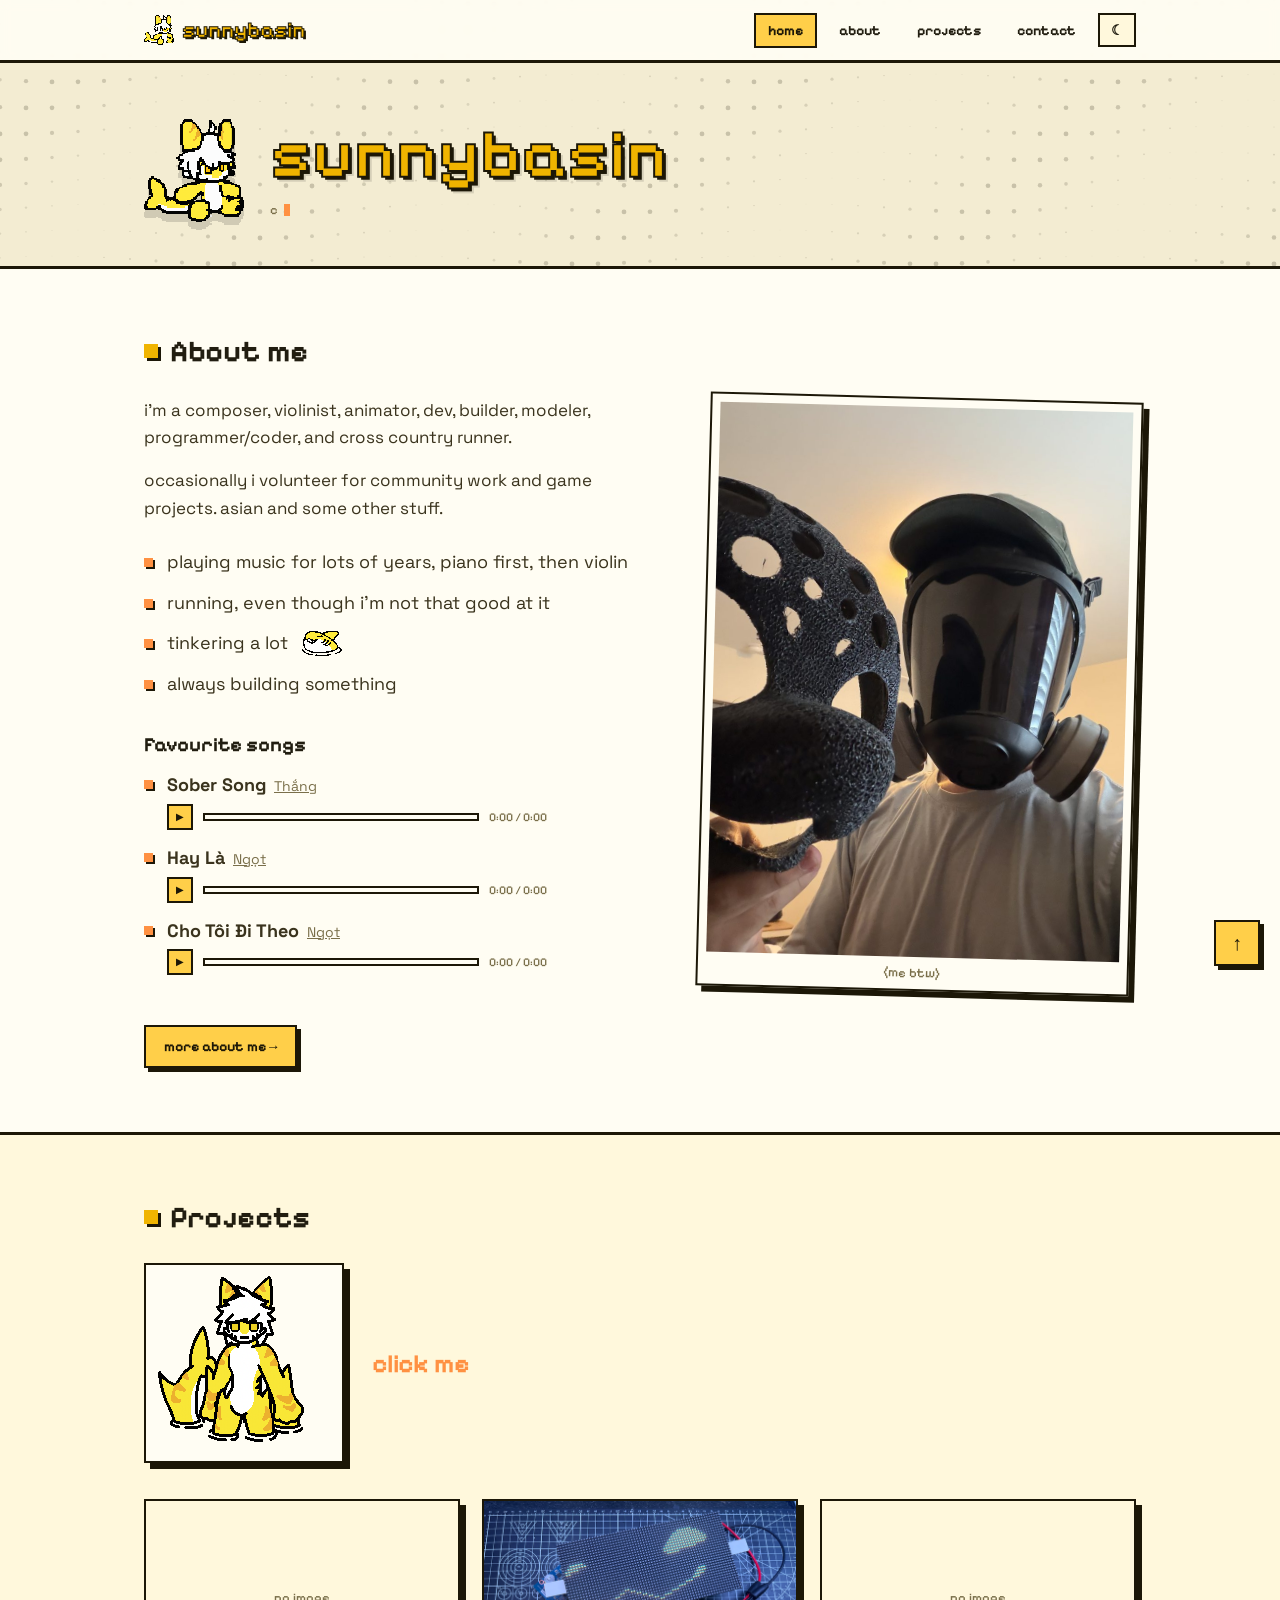
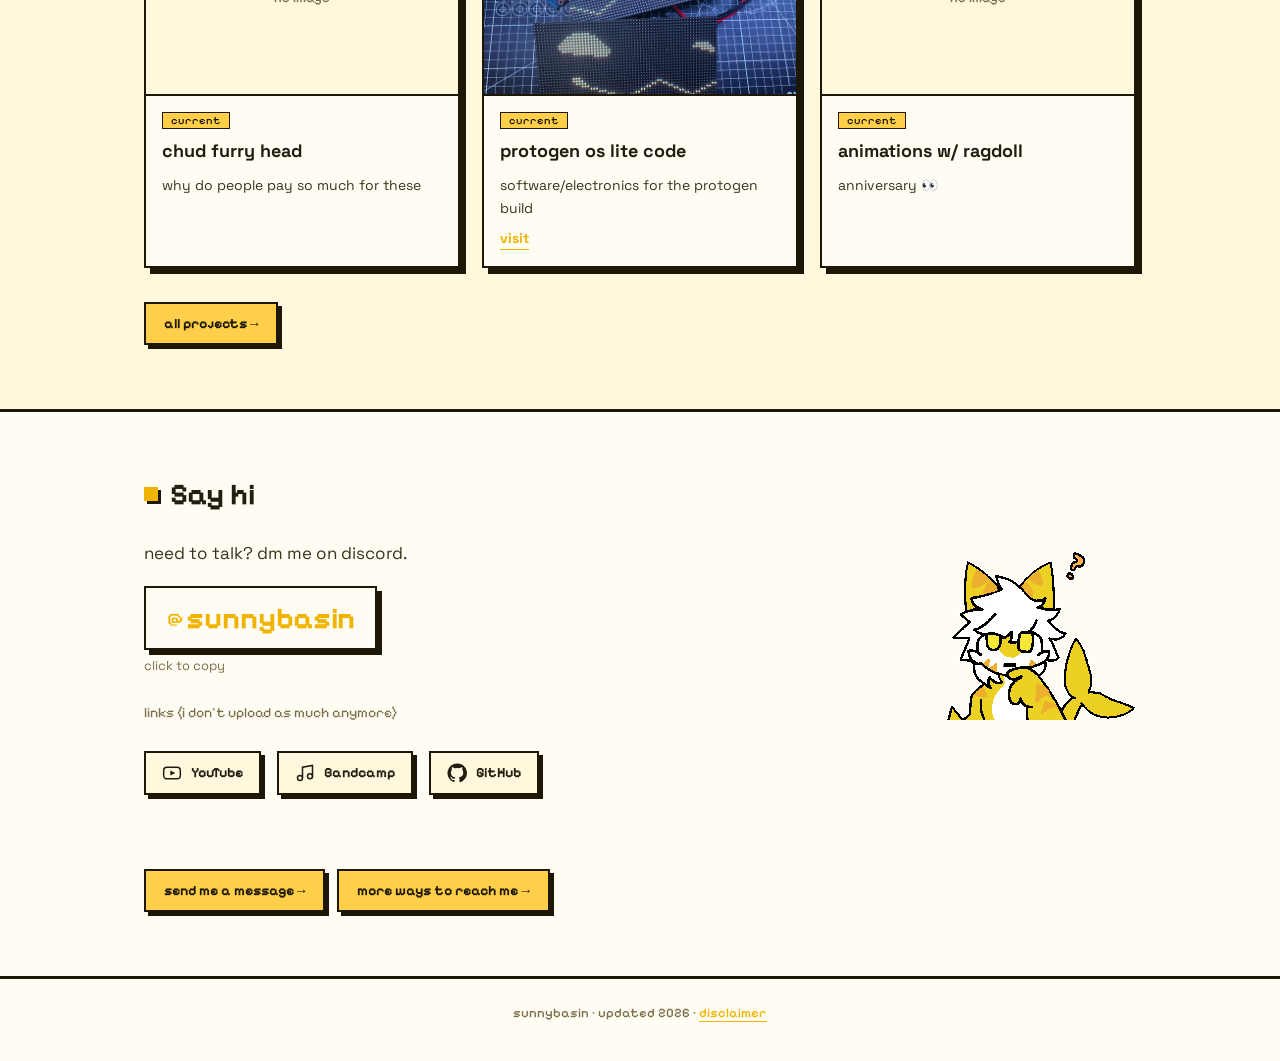
<file: index.html>
<!DOCTYPE html>
<html lang="en">
<head>
<meta charset="UTF-8">
<meta name="viewport" content="width=device-width, initial-scale=1.0">
<title>sunnybasin</title>
<meta name="description" content="sunnybasin: composer, violinist, animator, dev and runner.">
<link rel="preconnect" href="https://fonts.googleapis.com">
<link rel="preconnect" href="https://fonts.gstatic.com" crossorigin>
<link href="https://fonts.googleapis.com/css2?family=Pixelify+Sans:wght@500;700&family=Space+Grotesk:wght@400;500;600;700&display=swap" rel="stylesheet">
<link rel="icon" href="favicon1.ico" type="image/x-icon">
<link rel="stylesheet" href="style.css?v=15">
<style>
/* button styles live here too, so these buttons work even if style.css is an older copy */
.nav-link{display:inline-block;font:700 14px "Pixelify Sans",monospace;color:#1c1707;background:#ffcf49;border:2px solid #1c1707;padding:11px 18px;text-decoration:none;box-shadow:4px 4px 0 #1c1707;transition:transform .1s,box-shadow .1s,background .15s}
.nav-link:hover,.nav-link:focus-visible{background:#f0b400;transform:translate(-2px,-2px);box-shadow:6px 6px 0 #1c1707}
.nav-link:active{transform:translate(3px,3px);box-shadow:1px 1px 0 #1c1707}
.lbtn{position:relative;display:inline-flex;align-items:center;gap:9px;padding:10px 16px;font:700 14px "Pixelify Sans",monospace;color:inherit;background:var(--alt,#fff8dc);border:2px solid #1c1707;box-shadow:4px 4px 0 #1c1707;text-decoration:none;transition:transform .1s,box-shadow .1s,background .15s}
.lbtn svg{width:20px;height:20px;flex-shrink:0}
.lbtn:hover,.lbtn:focus-visible{background:#ffcf49;color:#1c1707;transform:translate(-2px,-2px);box-shadow:6px 6px 0 #1c1707}
#linkrow{display:flex;flex-wrap:wrap;gap:16px}
</style>
</head>
<body data-page="home">
<canvas id="dots"></canvas>
<nav>
  <div class="wrap">
    <a class="logo" href="index.html"><img class="logo-img" src="assets/02-53de2ebc.png" alt="">sunnybasin</a>
    <div class="links2" id="menu" style="display:contents">
      <a class="l on" href="index.html" data-p="home">home</a><a class="l" href="about.html" data-p="about">about</a><a class="l" href="projects.html" data-p="projects">projects</a><a class="l" href="contact.html" data-p="contact">contact</a>
    </div>
    <button class="tbtn" id="theme" aria-label="Toggle dark mode">☾</button>
    <button class="tbtn" id="burger" aria-label="Menu">≡</button>
  </div>
  <div id="prog"></div>
</nav>

<main id="top-of-page">
<header class="hero">
  <div class="wrap">
    <button id="avatar" aria-label="Poke the avatar"><img src="assets/02-53de2ebc.png" alt="pixel art avatar" width="100" style="width:100%;display:block"></button>
    <div>
      <h1>sunnybasin</h1>
      <p class="type" id="type" aria-live="off"></p>
    </div>
  </div>
</header>

<section id="about"><div class="wrap">
  <h2 class="rv">About me</h2>
  <div class="about rv">
    <div>
      <p>i'm a composer, violinist, animator, dev, builder, modeler, programmer/coder, and cross country runner.</p>
      <p>occasionally i volunteer for community work and game projects. asian and some other stuff.</p>
      <ul class="list rv">
        <li>playing music for lots of years, piano first, then violin</li>
        <li>running, even though i'm not that good at it</li>
        <li>tinkering a lot <img src="assets/07-96f7d783.png" alt="" style="width:40px;image-rendering:pixelated;vertical-align:middle"></li>
        <li>always building something</li>
      </ul>
      <h3 class="sub-h" id="music" style="margin:34px 0 0;font-size:20px">Favourite songs</h3>
      <ul class="slist" id="songs"></ul>
    </div>
    <div class="side">
    <figure class="box photo" style="margin:0"><img src="assets/06-e08f5042.jpg" alt="me wearing a respirator mask"><small>(me btw)</small></figure>
    </div>
  </div>

  <p style="margin:34px 0 0"><a class="nav-link" href="about.html">more about me &rarr;</a></p>
</div></section>

<section id="projects"><div class="wrap">
  <h2 class="rv">Projects</h2>
  <div class="proto-row rv">
    <button class="box" id="proto" aria-label="Click the protogen"><img id="protoimg" src="assets/08-b3eeb421.png" alt="pixel art protogen character" style="width:100%;image-rendering:pixelated;display:block"></button>
    <p class="click-me">click me</p>
  </div>
  <audio id="sfx" src="assets/09-4fc926e7.mp3" preload="none"></audio>
  <div class="tabs" id="tabs" role="tablist"></div>
  <div class="grid" id="grid" data-limit="4"><p class="empty">loading projects…</p></div>
  <form class="box" id="edit">
    <h3 class="px" style="margin:0">add a project</h3>
    <label for="pt">title</label><input type="text" id="pt" required>
    <label for="pl">link (optional)</label><input type="url" id="pl">
    <label for="pd">description</label><textarea id="pd"></textarea>
    <label for="pi">picture (optional)</label><input type="file" id="pi" accept="image/*">
    <label>status</label>
    <label style="display:inline;margin-right:14px"><input type="radio" name="st" value="current" checked> current</label>
    <label style="display:inline"><input type="radio" name="st" value="past"> past</label><br>
    <button class="btn" type="submit">add project</button><button class="btn s" type="button" id="dl">download projects.json</button>
    <p style="font-size:13px;color:var(--muted)">edits stay in this browser. download the file and replace projects.json on the site to publish.</p>
  </form>

  <p style="margin:34px 0 0"><a class="nav-link" href="projects.html">all projects &rarr;</a></p>
</div></section>

<section id="contact"><div class="wrap contact">
  <div class="rv">
    <h2>Say hi</h2>
    <p style="margin:0 0 18px;color:var(--body)">need to talk? dm me on discord.</p>
    <button class="handle" id="copy" aria-label="Copy Discord handle">@sunnybasin</button>
    <p style="margin:6px 0 0;font-size:13px;color:var(--muted)">click to copy</p>
    <p class="px" style="margin:26px 0 0;color:var(--muted);font-size:14px">links (i don't upload as much anymore)</p>
    <div class="links" id="linkrow"></div>
  </div>
  <img class="rv" src="assets/10-1539eff3.png" alt="confused pixel character" id="conf">

  <p style="margin:34px 0 0;display:flex;gap:12px;flex-wrap:wrap"><a class="nav-link" href="contact.html#message">send me a message &rarr;</a><a class="nav-link" href="contact.html">more ways to reach me &rarr;</a></p>
</div></section>
</main>

<footer>sunnybasin · updated 2026 · <a href="disclaimer.html">disclaimer</a></footer>
<div id="lb" role="dialog" aria-modal="true" aria-label="Project details"><div class="box">
  <button class="x" id="lbx" aria-label="Close">×</button>
  <img id="lbi" alt=""><h3 id="lbt"></h3><p id="lbd"></p>
  <div class="nv"><button class="btn s" id="lbp" aria-label="Previous">‹ prev</button><a class="btn" id="lbv" target="_blank" rel="noopener">visit</a><button class="btn s" id="lbn" aria-label="Next">next ›</button></div>
</div></div>
<script>
/* protogen click: kept here so it works even if script.js is old or cached */
(function(){var b=document.getElementById('proto'),i=document.getElementById('protoimg'),s=document.getElementById('sfx'),idle=i.getAttribute('src'),t;
b.onclick=function(){i.src='assets/11-9c727604.png';try{s.currentTime=0;var p=s.play();if(p&&p.catch)p.catch(function(){})}catch(e){}
document.body.classList.remove('shaking');void document.body.offsetWidth;document.body.classList.add('shaking');
clearTimeout(t);t=setTimeout(function(){i.src=idle;document.body.classList.remove('shaking')},900)}})();
</script>
<div id="toast" role="status"></div>
<button id="top" aria-label="Back to top">↑</button>
<script src="songs.js?v=14"></script>
<script src="chips.js?v=14"></script>
<script src="script.js?v=14"></script>
<script src="interactables.js?v=14"></script>
</body>
</html>
</file>
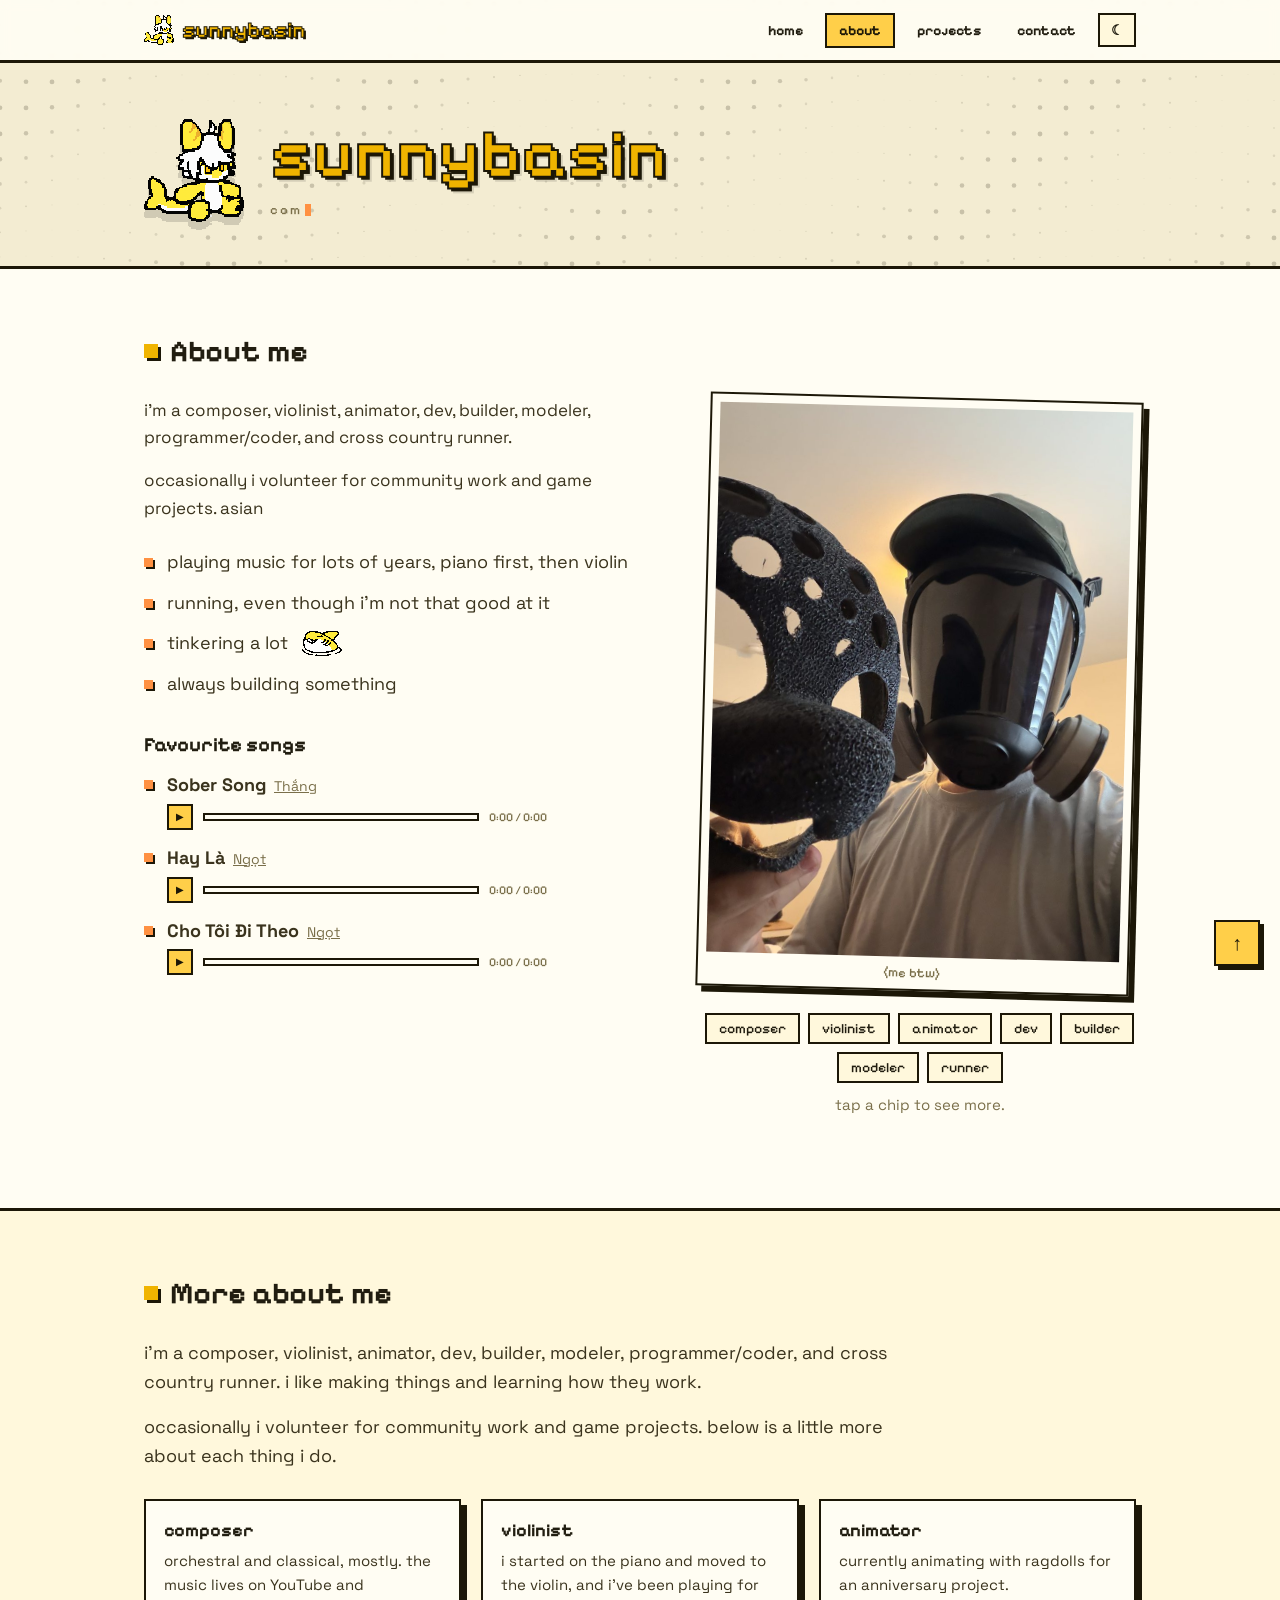
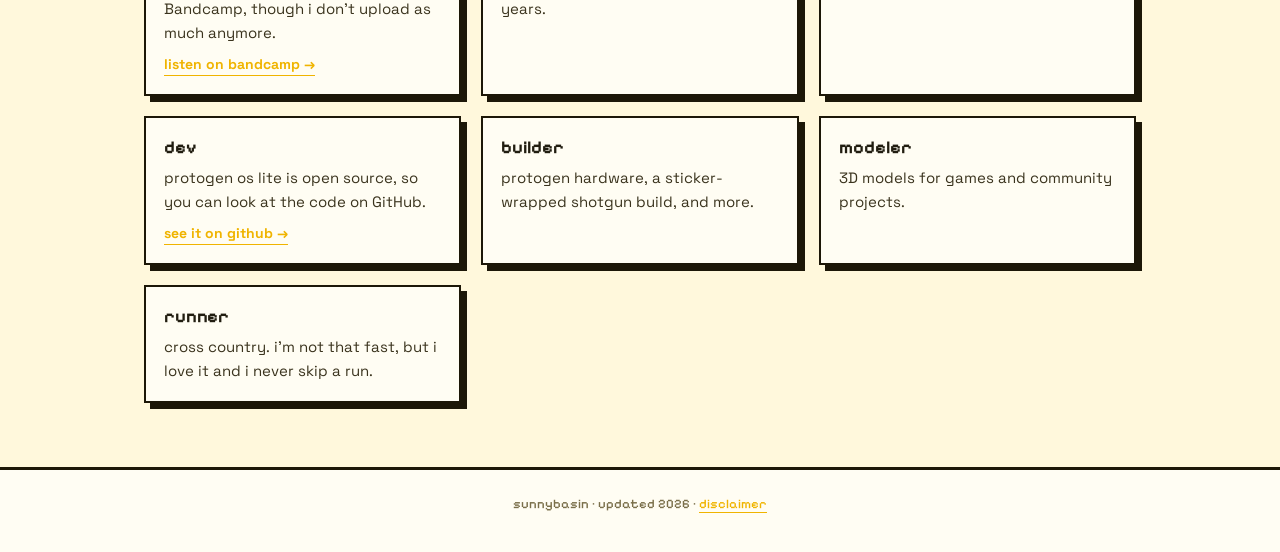
<file: about.html>
<!DOCTYPE html>
<html lang="en">
<head>
<meta charset="UTF-8">
<meta name="viewport" content="width=device-width, initial-scale=1.0">
<title>sunnybasin</title>
<meta name="description" content="sunnybasin: composer, violinist, animator, dev and runner.">
<link rel="preconnect" href="https://fonts.googleapis.com">
<link rel="preconnect" href="https://fonts.gstatic.com" crossorigin>
<link href="https://fonts.googleapis.com/css2?family=Pixelify+Sans:wght@500;700&family=Space+Grotesk:wght@400;500;600;700&display=swap" rel="stylesheet">
<link rel="icon" href="favicon1.ico" type="image/x-icon">
<link rel="stylesheet" href="style.css?v=15">
</head>
<body data-page="about">
<canvas id="dots"></canvas>
<nav>
  <div class="wrap">
    <a class="logo" href="index.html"><img class="logo-img" src="assets/02-53de2ebc.png" alt="">sunnybasin</a>
    <div class="links2" id="menu" style="display:contents">
      <a class="l" href="index.html" data-p="home">home</a><a class="l on" href="about.html" data-p="about">about</a><a class="l" href="projects.html" data-p="projects">projects</a><a class="l" href="contact.html" data-p="contact">contact</a>
    </div>
    <button class="tbtn" id="theme" aria-label="Toggle dark mode">☾</button>
    <button class="tbtn" id="burger" aria-label="Menu">≡</button>
  </div>
  <div id="prog"></div>
</nav>

<main id="top-of-page">
<header class="hero">
  <div class="wrap">
    <button id="avatar" aria-label="Poke the avatar"><img src="assets/02-53de2ebc.png" alt="pixel art avatar" width="100" style="width:100%;display:block"></button>
    <div>
      <h1>sunnybasin</h1>
      <p class="type" id="type" aria-live="off"></p>
    </div>
  </div>
</header>

<section id="about"><div class="wrap">
  <h2 class="rv">About me</h2>
  <div class="about rv">
    <div>
      <p>i'm a composer, violinist, animator, dev, builder, modeler, programmer/coder, and cross country runner.</p>
      <p>occasionally i volunteer for community work and game projects. asian </p>
      <ul class="list rv">
        <li>playing music for lots of years, piano first, then violin</li>
        <li>running, even though i'm not that good at it</li>
        <li>tinkering a lot <img src="assets/07-96f7d783.png" alt="" style="width:40px;image-rendering:pixelated;vertical-align:middle"></li>
        <li>always building something</li>
      </ul>
      <h3 class="sub-h" id="music" style="margin:34px 0 0;font-size:20px">Favourite songs</h3>
      <ul class="slist" id="songs"></ul>
    </div>
    <div class="side">
    <figure class="box photo" style="margin:0"><img src="assets/06-e08f5042.jpg" alt="me wearing a respirator mask"><small>(me btw)</small></figure>
    <div class="chips" id="chips" role="group" aria-label="Things I do (tap one)"></div>
    <p id="chipnote">tap a chip to see more.</p>
    </div>
  </div>
</div></section>

<section id="more-about"><div class="wrap">
  <h2 class="rv" id="ma-h">More about me</h2>
  <div class="more-p rv" id="ma-text"></div>
  <div class="topics" id="topics"></div>
</div></section>
</main>

<footer>sunnybasin · updated 2026 · <a href="disclaimer.html">disclaimer</a></footer>

<div id="toast" role="status"></div>
<button id="top" aria-label="Back to top">↑</button>
<script src="songs.js?v=12"></script>
<script src="chips.js?v=12"></script>
<script src="script.js?v=12"></script>
<script src="details.js?v=12"></script>
<script src="interactables.js?v=12"></script>
</body>
</html>
</file>
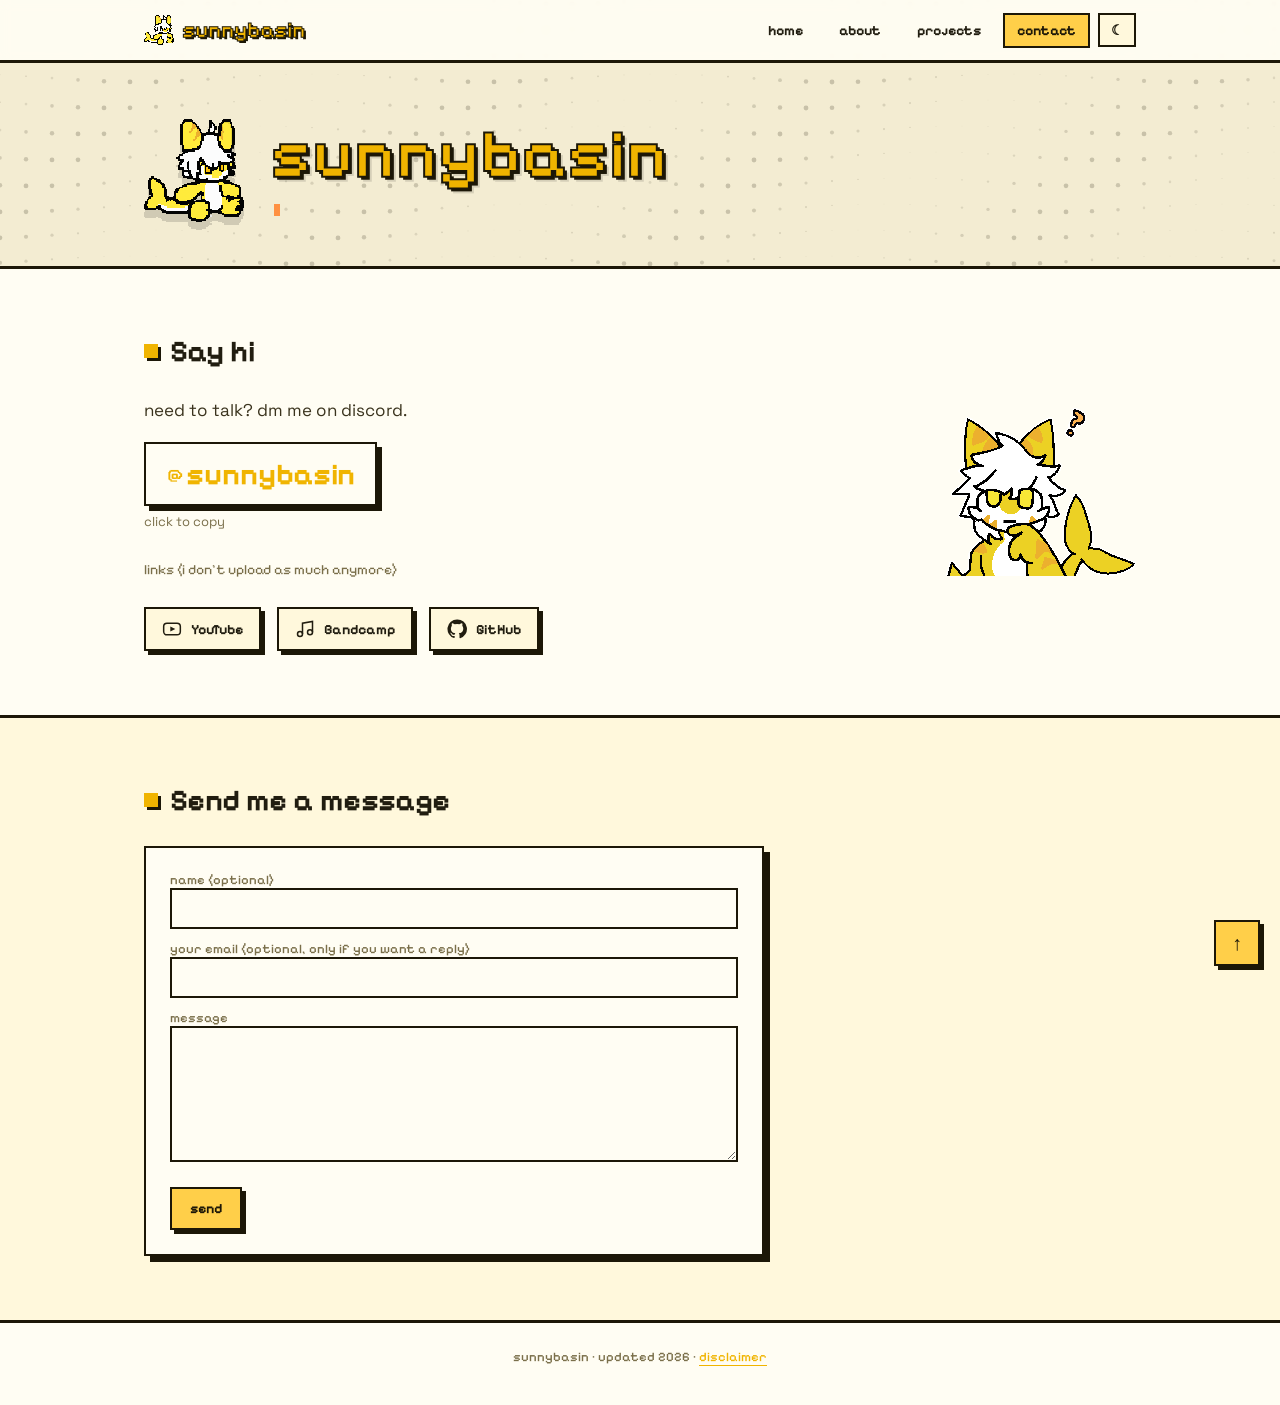
<file: contact.html>
<!DOCTYPE html>
<html lang="en">
<head>
<meta charset="UTF-8">
<meta name="viewport" content="width=device-width, initial-scale=1.0">
<title>sunnybasin · contact</title>
<meta name="description" content="sunnybasin: composer, violinist, animator, dev and runner.">
<link rel="preconnect" href="https://fonts.googleapis.com">
<link rel="preconnect" href="https://fonts.gstatic.com" crossorigin>
<link href="https://fonts.googleapis.com/css2?family=Pixelify+Sans:wght@500;700&family=Space+Grotesk:wght@400;500;600;700&display=swap" rel="stylesheet">
<link rel="icon" href="favicon1.ico" type="image/x-icon">
<link rel="stylesheet" href="style.css?v=15">
<style>
/* button styles live here too, so these buttons work even if style.css is an older copy */
.nav-link{display:inline-block;font:700 14px "Pixelify Sans",monospace;color:#1c1707;background:#ffcf49;border:2px solid #1c1707;padding:11px 18px;text-decoration:none;box-shadow:4px 4px 0 #1c1707;transition:transform .1s,box-shadow .1s,background .15s}
.nav-link:hover,.nav-link:focus-visible{background:#f0b400;transform:translate(-2px,-2px);box-shadow:6px 6px 0 #1c1707}
.nav-link:active{transform:translate(3px,3px);box-shadow:1px 1px 0 #1c1707}
.lbtn{position:relative;display:inline-flex;align-items:center;gap:9px;padding:10px 16px;font:700 14px "Pixelify Sans",monospace;color:inherit;background:var(--alt,#fff8dc);border:2px solid #1c1707;box-shadow:4px 4px 0 #1c1707;text-decoration:none;transition:transform .1s,box-shadow .1s,background .15s}
.lbtn svg{width:20px;height:20px;flex-shrink:0}
.lbtn:hover,.lbtn:focus-visible{background:#ffcf49;color:#1c1707;transform:translate(-2px,-2px);box-shadow:6px 6px 0 #1c1707}
#linkrow{display:flex;flex-wrap:wrap;gap:16px}
</style>
</head>
<body data-page="contact">
<canvas id="dots"></canvas>
<nav>
  <div class="wrap">
    <a class="logo" href="index.html"><img class="logo-img" src="assets/02-53de2ebc.png" alt="">sunnybasin</a>
    <div class="links2" id="menu" style="display:contents">
      <a class="l" href="index.html" data-p="home">home</a><a class="l" href="about.html" data-p="about">about</a><a class="l" href="projects.html" data-p="projects">projects</a><a class="l on" href="contact.html" data-p="contact">contact</a>
    </div>
    <button class="tbtn" id="theme" aria-label="Toggle dark mode">☾</button>
    <button class="tbtn" id="burger" aria-label="Menu">≡</button>
  </div>
  <div id="prog"></div>
</nav>

<main id="top-of-page">
<header class="hero">
  <div class="wrap">
    <button id="avatar" aria-label="Poke the avatar"><img src="assets/02-53de2ebc.png" alt="pixel art avatar" width="100" style="width:100%;display:block"></button>
    <div>
      <h1>sunnybasin</h1>
      <p class="type" id="type" aria-live="off"></p>
    </div>
  </div>
</header>

<section id="contact"><div class="wrap contact">
  <div class="rv">
    <h2>Say hi</h2>
    <p style="margin:0 0 18px;color:var(--body)">need to talk? dm me on discord.</p>
    <button class="handle" id="copy" aria-label="Copy Discord handle">@sunnybasin</button>
    <p style="margin:6px 0 0;font-size:13px;color:var(--muted)">click to copy</p>
    <p class="px" style="margin:26px 0 0;color:var(--muted);font-size:14px">links (i don't upload as much anymore)</p>
    <div class="links" id="linkrow"></div>
  </div>
  <img class="rv" src="assets/10-1539eff3.png" alt="confused pixel character" id="conf">
</div></section>
<section id="message"><div class="wrap">
  <h2 class="rv">Send me a message</h2>
  <form class="box mform rv" id="mform" novalidate>
    <label for="mn">name (optional)</label>
    <input id="mn" name="name" type="text" maxlength="60" autocomplete="name">
    <label for="me">your email (optional, only if you want a reply)</label>
    <input id="me" name="email" type="email" maxlength="120" autocomplete="email">
    <label for="mm">message</label>
    <textarea id="mm" name="message" rows="6" maxlength="2000" required></textarea>
    <input type="text" name="website" id="mw" tabindex="-1" autocomplete="off" aria-hidden="true" style="position:absolute;left:-9999px;opacity:0">
    <div class="mcap" id="mcap"></div>
    <div class="mrow"><button class="btn" type="submit" id="msend">send</button><span id="mstatus" role="status"></span></div>
  </form>
</div></section>

</main>

<footer>sunnybasin · updated 2026 · <a href="disclaimer.html">disclaimer</a></footer>

<div id="toast" role="status"></div>
<button id="top" aria-label="Back to top">↑</button>
<script src="songs.js?v=12"></script>
<script src="chips.js?v=12"></script>
<script src="script.js?v=12"></script>
<script src="interactables.js?v=12"></script>
</body>
</html>
</file>
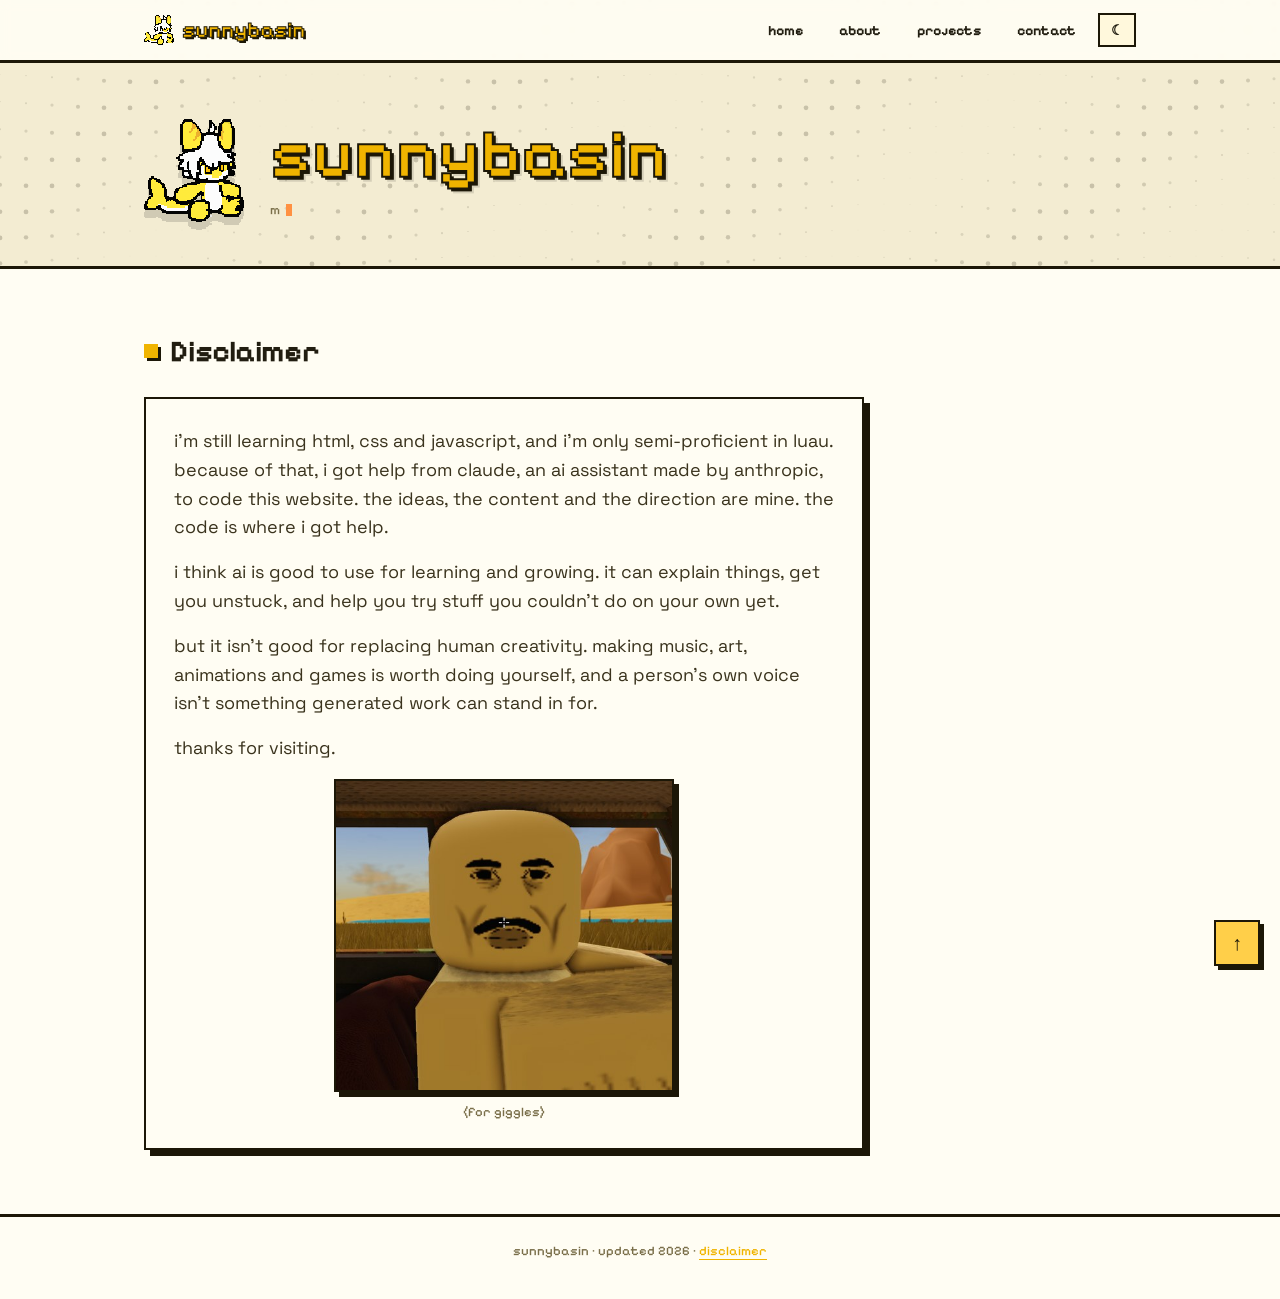
<file: disclaimer.html>
<!DOCTYPE html>
<html lang="en">
<head>
<meta charset="UTF-8">
<meta name="viewport" content="width=device-width, initial-scale=1.0">
<title>sunnybasin · disclaimer</title>
<meta name="description" content="sunnybasin: composer, violinist, animator, dev and runner.">
<link rel="preconnect" href="https://fonts.googleapis.com">
<link rel="preconnect" href="https://fonts.gstatic.com" crossorigin>
<link href="https://fonts.googleapis.com/css2?family=Pixelify+Sans:wght@500;700&family=Space+Grotesk:wght@400;500;600;700&display=swap" rel="stylesheet">
<link rel="icon" href="favicon1.ico" type="image/x-icon">
<link rel="stylesheet" href="style.css?v=15">
</head>
<body data-page="disclaimer">
<canvas id="dots"></canvas>
<nav>
  <div class="wrap">
    <a class="logo" href="index.html"><img class="logo-img" src="assets/02-53de2ebc.png" alt="">sunnybasin</a>
    <div class="links2" id="menu" style="display:contents">
      <a class="l" href="index.html" data-p="home">home</a><a class="l" href="about.html" data-p="about">about</a><a class="l" href="projects.html" data-p="projects">projects</a><a class="l" href="contact.html" data-p="contact">contact</a>
    </div>
    <button class="tbtn" id="theme" aria-label="Toggle dark mode">☾</button>
    <button class="tbtn" id="burger" aria-label="Menu">≡</button>
  </div>
  <div id="prog"></div>
</nav>

<main id="top-of-page">
<header class="hero">
  <div class="wrap">
    <button id="avatar" aria-label="Poke the avatar"><img src="assets/02-53de2ebc.png" alt="pixel art avatar" width="100" style="width:100%;display:block"></button>
    <div>
      <h1>sunnybasin</h1>
      <p class="type" id="type" aria-live="off"></p>
    </div>
  </div>
</header>

<section id="disclaimer"><div class="wrap">
  <h2 class="rv" id="dtitle">Disclaimer</h2>
  <div class="box note rv" id="note"><p style="margin:0">disclaimer.js not found next to disclaimer.html</p></div>
</div></section>
</main>

<footer>sunnybasin · updated 2026 · <a href="disclaimer.html">disclaimer</a></footer>

<div id="toast" role="status"></div>
<button id="top" aria-label="Back to top">↑</button>
<script src="songs.js?v=12"></script>
<script src="chips.js?v=12"></script>
<script src="script.js?v=12"></script>
<script src="interactables.js?v=12"></script>
<script src="disclaimer.js?v=1"></script>
</body>
</html>
</file>
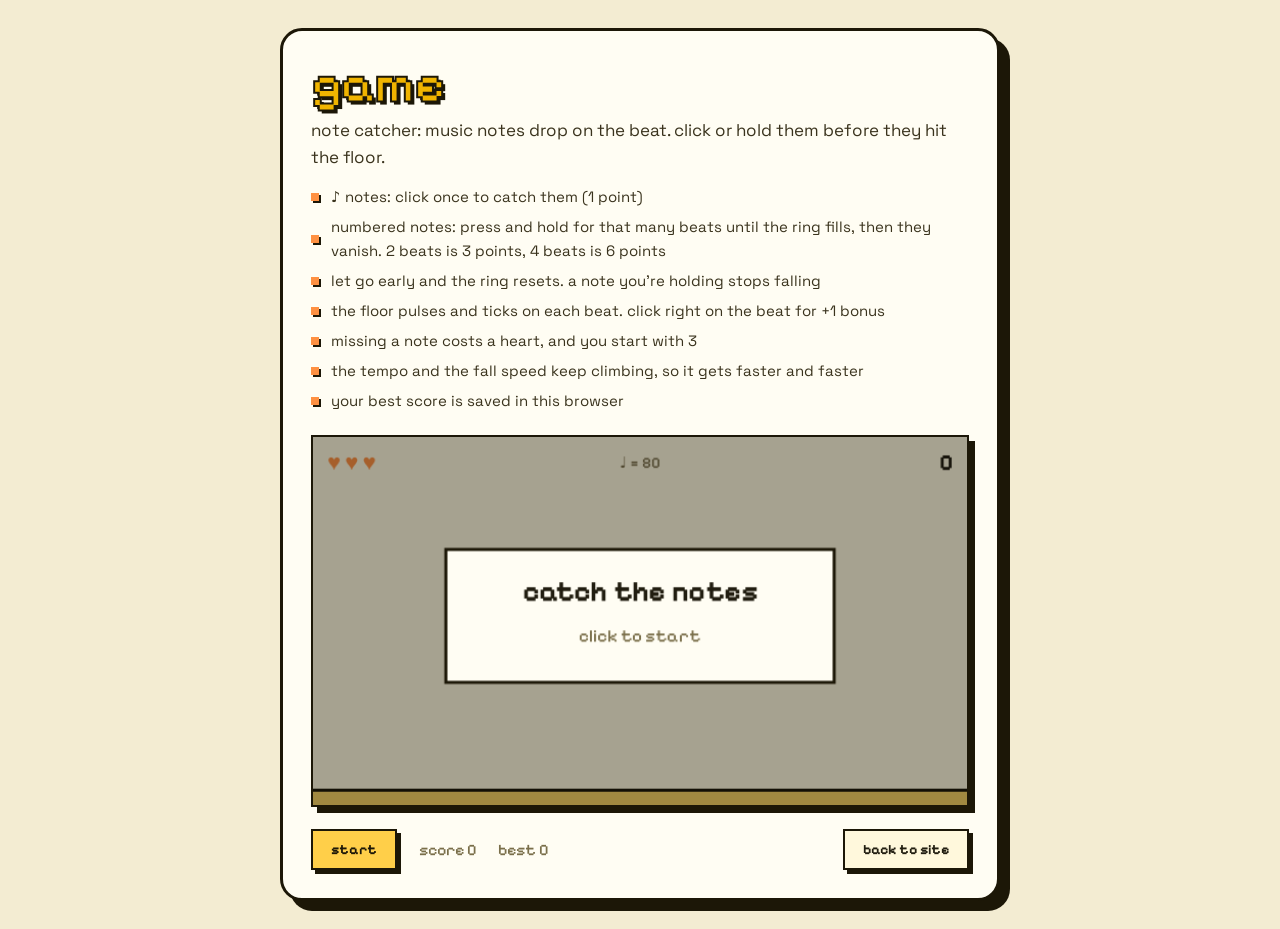
<file: game.html>
<!DOCTYPE html>
<html lang="en">
<head>
<meta charset="UTF-8">
<meta name="viewport" content="width=device-width, initial-scale=1.0">
<title>sunnybasin · game</title>
<meta name="robots" content="noindex">
<link href="https://fonts.googleapis.com/css2?family=Pixelify+Sans:wght@500;700&family=Space+Grotesk:wght@400;500;600;700&display=swap" rel="stylesheet">
<link rel="icon" href="favicon1.ico" type="image/x-icon">
<style>
:root{--bg:#f3ecd2;--panel:#fffdf3;--alt:#fff8dc;--text:#211d10;--body:#3a331d;--muted:#7a6f4a;--y:#ffcf49;--yd:#f0b400;--o:#ff9142;--ink:#1c1707}
:root[data-theme=dark]{--bg:#17140a;--panel:#221d0e;--alt:#2c2613;--text:#f6efd4;--body:#d9d0aa;--muted:#a69b6c;--ink:#0d0b04}
*{box-sizing:border-box}
body{margin:0;min-height:100vh;display:grid;place-items:center;padding:28px 16px;background:var(--bg);color:var(--text);font:400 17px/1.6 "Space Grotesk",system-ui,sans-serif;cursor:url(assets/01-0a33e891.png) 2 2,auto}
a,button{cursor:url(assets/01-0a33e891.png) 2 2,pointer}
:focus-visible{outline:3px solid var(--o);outline-offset:2px}
.card{width:100%;max-width:720px;background:var(--panel);border:3px solid var(--ink);border-radius:22px;box-shadow:10px 10px 0 var(--ink);padding:28px}
h1{margin:0 0 6px;font:700 clamp(34px,7vw,52px)/1 "Pixelify Sans",serif;color:var(--yd);-webkit-text-stroke:2px var(--ink);text-shadow:3px 3px 0 var(--ink)}
p{margin:0 0 14px;color:var(--body)}
.how{margin:0 0 22px;padding:0;list-style:none;display:flex;flex-direction:column;gap:6px;font-size:15px;color:var(--body)}
.how li{display:flex;align-items:center;gap:12px}
.how li::before{content:"";width:8px;height:8px;background:var(--o);flex-shrink:0;box-shadow:2px 2px 0 var(--ink)}
.box{border:2px solid var(--ink);box-shadow:6px 6px 0 var(--ink);overflow:hidden;line-height:0}
#game{width:100%;height:auto;display:block;touch-action:none}
.gbar{display:flex;gap:22px;align-items:center;flex-wrap:wrap;margin-top:22px;font:500 16px "Pixelify Sans",monospace;color:var(--muted)}
.btn{font:700 14px "Pixelify Sans",monospace;color:#1c1707;background:var(--y);border:2px solid var(--ink);padding:10px 18px;text-decoration:none;display:inline-block;box-shadow:4px 4px 0 var(--ink)}
.btn:hover{background:var(--yd)}
.back{margin-left:auto;background:var(--alt);color:var(--text)}
</style>
</head>
<body>
<div class="card">
  <h1>game</h1>
  <p>note catcher: music notes drop on the beat. click or hold them before they hit the floor.</p>
  <ul class="how">
    <li>♪ notes: click once to catch them (1 point)</li>
    <li>numbered notes: press and hold for that many beats until the ring fills, then they vanish. 2 beats is 3 points, 4 beats is 6 points</li>
    <li>let go early and the ring resets. a note you're holding stops falling</li>
    <li>the floor pulses and ticks on each beat. click right on the beat for +1 bonus</li>
    <li>missing a note costs a heart, and you start with 3</li>
    <li>the tempo and the fall speed keep climbing, so it gets faster and faster</li>
    <li>your best score is saved in this browser</li>
  </ul>
  <div class="box"><canvas id="game" width="640" height="360" aria-label="Note catcher game"></canvas></div>
  <div class="gbar"><button class="btn" id="gstart" type="button">start</button><span id="gscore">score 0</span><span id="gbest">best 0</span><a class="btn back" href="index.html">back to site</a></div>
</div>
<script>try{var t=localStorage.getItem('sb-theme2');if(t)document.documentElement.dataset.theme=t}catch(e){}</script>
<script src="game.js?v=3"></script>
</body>
</html>
</file>
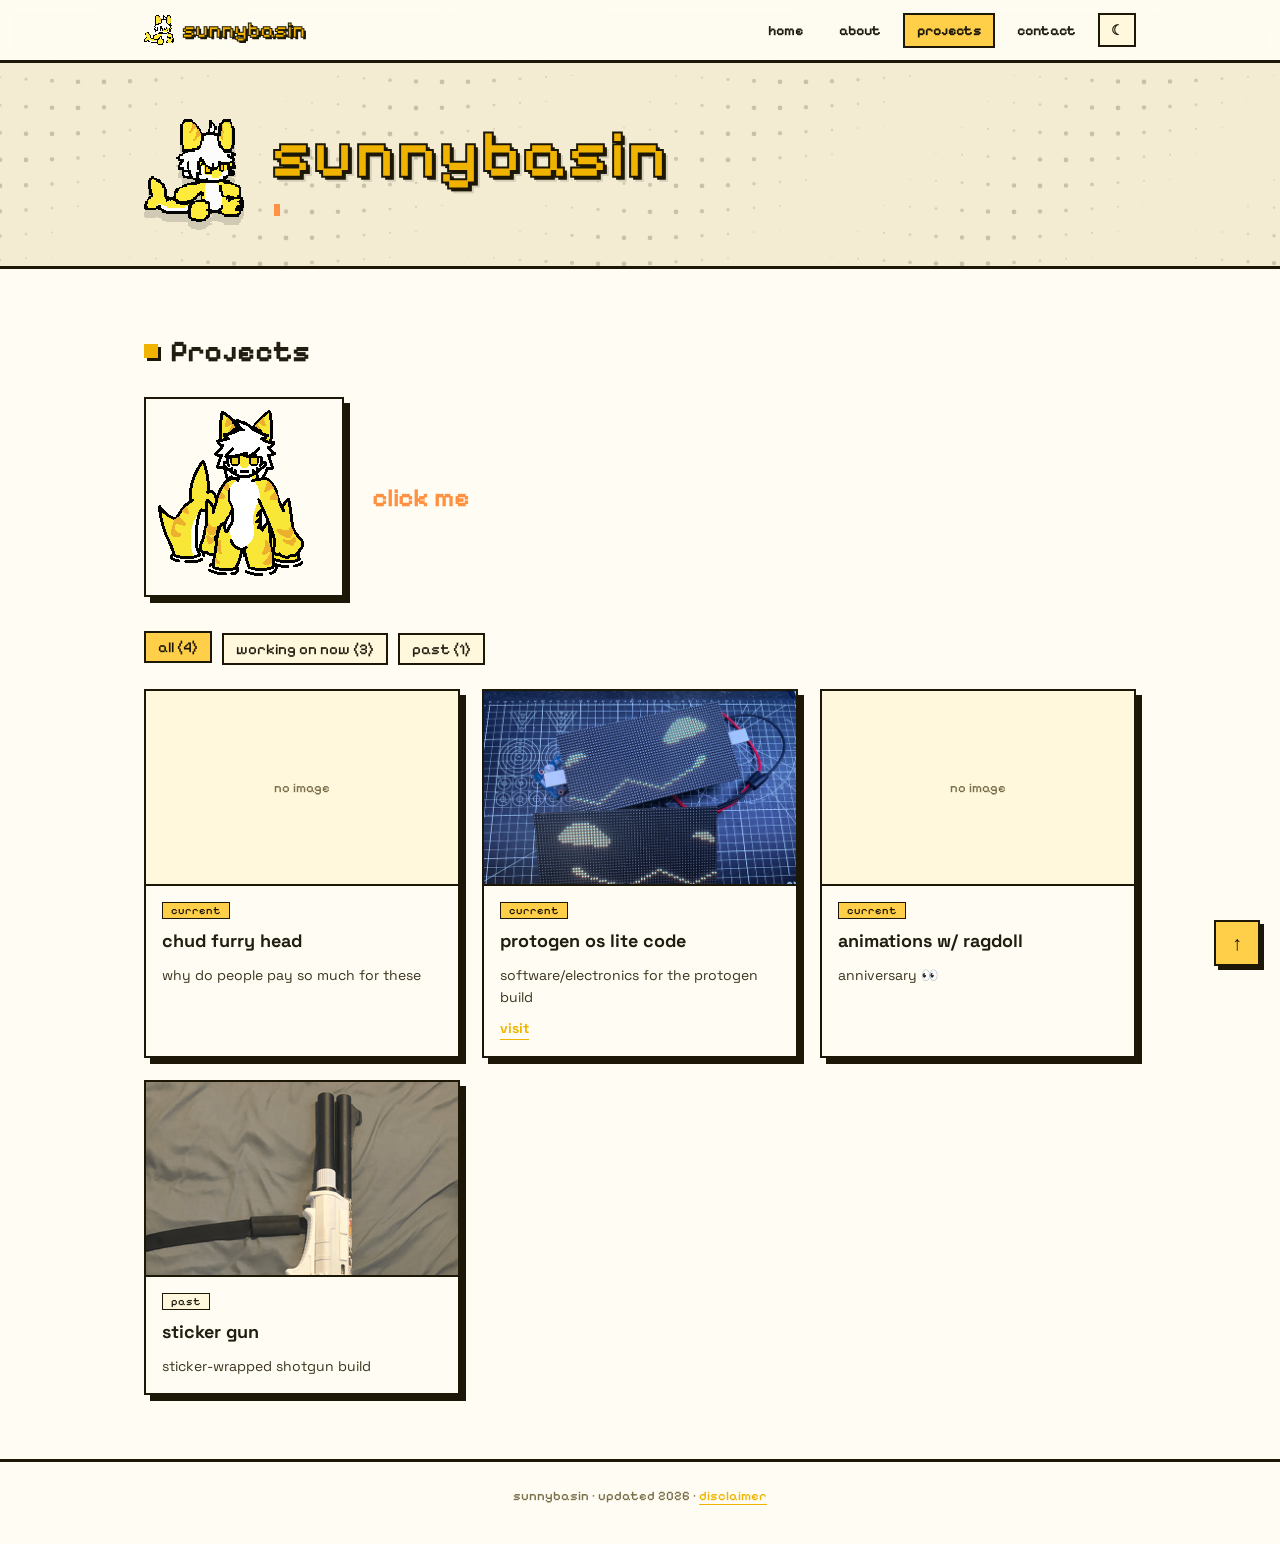
<file: projects.html>
<!DOCTYPE html>
<html lang="en">
<head>
<meta charset="UTF-8">
<meta name="viewport" content="width=device-width, initial-scale=1.0">
<title>sunnybasin · projects</title>
<meta name="description" content="sunnybasin: composer, violinist, animator, dev and runner.">
<link rel="preconnect" href="https://fonts.googleapis.com">
<link rel="preconnect" href="https://fonts.gstatic.com" crossorigin>
<link href="https://fonts.googleapis.com/css2?family=Pixelify+Sans:wght@500;700&family=Space+Grotesk:wght@400;500;600;700&display=swap" rel="stylesheet">
<link rel="icon" href="favicon1.ico" type="image/x-icon">
<link rel="stylesheet" href="style.css?v=15">
</head>
<body data-page="projects">
<canvas id="dots"></canvas>
<nav>
  <div class="wrap">
    <a class="logo" href="index.html"><img class="logo-img" src="assets/02-53de2ebc.png" alt="">sunnybasin</a>
    <div class="links2" id="menu" style="display:contents">
      <a class="l" href="index.html" data-p="home">home</a><a class="l" href="about.html" data-p="about">about</a><a class="l on" href="projects.html" data-p="projects">projects</a><a class="l" href="contact.html" data-p="contact">contact</a>
    </div>
    <button class="tbtn" id="theme" aria-label="Toggle dark mode">☾</button>
    <button class="tbtn" id="burger" aria-label="Menu">≡</button>
  </div>
  <div id="prog"></div>
</nav>

<main id="top-of-page">
<header class="hero">
  <div class="wrap">
    <button id="avatar" aria-label="Poke the avatar"><img src="assets/02-53de2ebc.png" alt="pixel art avatar" width="100" style="width:100%;display:block"></button>
    <div>
      <h1>sunnybasin</h1>
      <p class="type" id="type" aria-live="off"></p>
    </div>
  </div>
</header>

<section id="projects"><div class="wrap">
  <h2 class="rv">Projects</h2>
  <div class="proto-row rv">
    <button class="box" id="proto" aria-label="Click the protogen"><img id="protoimg" src="assets/08-b3eeb421.png" alt="pixel art protogen character" style="width:100%;image-rendering:pixelated;display:block"></button>
    <p class="click-me">click me</p>
  </div>
  <audio id="sfx" src="assets/09-4fc926e7.mp3" preload="none"></audio>
  <div class="tabs" id="tabs" role="tablist"></div>
  <div class="grid" id="grid"><p class="empty">loading projects…</p></div>
  <form class="box" id="edit">
    <h3 class="px" style="margin:0">add a project</h3>
    <label for="pt">title</label><input type="text" id="pt" required>
    <label for="pl">link (optional)</label><input type="url" id="pl">
    <label for="pd">description</label><textarea id="pd"></textarea>
    <label for="pi">picture (optional)</label><input type="file" id="pi" accept="image/*">
    <label>status</label>
    <label style="display:inline;margin-right:14px"><input type="radio" name="st" value="current" checked> current</label>
    <label style="display:inline"><input type="radio" name="st" value="past"> past</label><br>
    <button class="btn" type="submit">add project</button><button class="btn s" type="button" id="dl">download projects.json</button>
    <p style="font-size:13px;color:var(--muted)">edits stay in this browser. download the file and replace projects.json on the site to publish.</p>
  </form>
</div></section>
</main>

<footer>sunnybasin · updated 2026 · <a href="disclaimer.html">disclaimer</a></footer>
<div id="lb" role="dialog" aria-modal="true" aria-label="Project details"><div class="box">
  <button class="x" id="lbx" aria-label="Close">×</button>
  <img id="lbi" alt=""><h3 id="lbt"></h3><p id="lbd"></p>
  <div class="nv"><button class="btn s" id="lbp" aria-label="Previous">‹ prev</button><a class="btn" id="lbv" target="_blank" rel="noopener">visit</a><button class="btn s" id="lbn" aria-label="Next">next ›</button></div>
</div></div>
<script>
/* protogen click: kept here so it works even if script.js is old or cached */
(function(){var b=document.getElementById('proto'),i=document.getElementById('protoimg'),s=document.getElementById('sfx'),idle=i.getAttribute('src'),t;
b.onclick=function(){i.src='assets/11-9c727604.png';try{s.currentTime=0;var p=s.play();if(p&&p.catch)p.catch(function(){})}catch(e){}
document.body.classList.remove('shaking');void document.body.offsetWidth;document.body.classList.add('shaking');
clearTimeout(t);t=setTimeout(function(){i.src=idle;document.body.classList.remove('shaking')},900)}})();
</script>
<div id="toast" role="status"></div>
<button id="top" aria-label="Back to top">↑</button>
<script src="songs.js?v=12"></script>
<script src="chips.js?v=12"></script>
<script src="script.js?v=12"></script>
<script src="interactables.js?v=12"></script>
</body>
</html>
</file>
<file: style.css>
:root{--bg:#f3ecd2;--panel:#fffdf3;--alt:#fff8dc;--line:rgba(20,18,10,.16);--text:#211d10;--body:#3a331d;--muted:#7a6f4a;--y:#ffcf49;--yd:#f0b400;--o:#ff9142;--ink:#1c1707;--dot:28,23,7;--sc:#e9dcb2}
:root[data-theme=dark]{--bg:#17140a;--panel:#221d0e;--alt:#2c2613;--line:rgba(255,240,190,.18);--text:#f6efd4;--body:#d9d0aa;--muted:#a69b6c;--ink:#0d0b04;--dot:255,236,170;--sc:#2c2613}
*{box-sizing:border-box}
html{scroll-behavior:smooth;scroll-padding-top:76px;scrollbar-color:var(--yd) var(--sc)}
body{margin:0;background:var(--bg);color:var(--text);font:400 17px/1.6 "Space Grotesk",system-ui,sans-serif;cursor:url(assets/01-0a33e891.png) 2 2,auto;transition:background .3s}
a,button,.pick{cursor:url(assets/01-0a33e891.png) 2 2,pointer}
::-webkit-scrollbar{width:16px}::-webkit-scrollbar-track{background:var(--sc)}::-webkit-scrollbar-thumb{background:var(--yd);border:2px solid var(--ink)}
:focus-visible{outline:3px solid var(--o);outline-offset:2px}
#dots{position:fixed;inset:0;width:100%;height:100%;z-index:0;pointer-events:none}
main,nav,footer{position:relative;z-index:1}
.wrap{max-width:1040px;margin:0 auto;padding:0 24px}
.px{font-family:"Pixelify Sans",monospace}
/* nav */
nav{position:sticky;top:0;z-index:20;background:color-mix(in srgb,var(--panel) 92%,transparent);backdrop-filter:blur(6px);border-bottom:3px solid var(--ink)}
nav .wrap{display:flex;align-items:center;gap:8px;height:60px}
.logo{display:flex;align-items:center;gap:8px;font:700 22px "Pixelify Sans",monospace;color:var(--yd);-webkit-text-stroke:1px var(--ink);text-shadow:2px 2px 0 var(--ink);text-decoration:none;margin-right:auto}
nav a.l{font:700 14px "Pixelify Sans",monospace;color:var(--text);text-decoration:none;padding:7px 12px;border:2px solid transparent}
nav a.l:hover{background:var(--alt);border-color:var(--ink)}
nav a.l.on{background:var(--y);border-color:var(--ink);color:#1c1707}
.tbtn{font:700 14px "Pixelify Sans",monospace;width:38px;height:34px;border:2px solid var(--ink);background:var(--alt);color:var(--text)}
.tbtn:hover{background:var(--y);color:#1c1707}
#burger{display:none}
#prog{position:absolute;left:0;bottom:-3px;height:3px;width:0;background:var(--o)}
/* hero */
.hero{padding:56px 0 44px}
.hero .wrap{display:flex;align-items:center;gap:26px;flex-wrap:wrap}
#avatar{width:100px;flex-shrink:0;image-rendering:pixelated;filter:drop-shadow(0 8px 0 rgba(0,0,0,.14));transition:transform .2s;border:0;background:none;padding:0}
#avatar:hover{transform:rotate(-6deg) scale(1.06)}
#avatar:active{transform:scale(.92)}
h1{margin:0;font:700 clamp(44px,9vw,68px)/1 "Pixelify Sans",serif;color:var(--yd);-webkit-text-stroke:2px var(--ink);text-shadow:3px 3px 0 var(--ink),5px 5px 0 rgba(0,0,0,.12);letter-spacing:1px}
.type{margin:14px 0 0;font:500 13px "Pixelify Sans",monospace;letter-spacing:.14em;color:var(--muted);min-height:1.5em}
.type::after{content:"";display:inline-block;width:6px;height:.9em;background:var(--o);margin-left:4px;vertical-align:-2px;animation:blink 1s steps(2) infinite}
@keyframes blink{50%{opacity:0}}
.cta{display:flex;gap:12px;flex-wrap:wrap;margin-top:28px}
.btn{font:700 14px "Pixelify Sans",monospace;color:#1c1707;background:var(--y);border:2px solid var(--ink);padding:11px 18px;text-decoration:none;box-shadow:4px 4px 0 var(--ink);transition:transform .1s,box-shadow .1s;display:inline-block}
.btn:hover{transform:translate(-2px,-2px);box-shadow:6px 6px 0 var(--ink)}
.btn:active{transform:translate(3px,3px);box-shadow:1px 1px 0 var(--ink)}
.btn.s{background:var(--alt);color:var(--text)}
/* sections */
section{padding:64px 0;border-top:3px solid var(--ink);background:var(--panel)}
section:nth-of-type(even){background:var(--alt)}
h2{margin:0 0 28px;font:700 30px "Pixelify Sans",monospace;display:flex;align-items:center;gap:12px}
h2::before{content:"";width:14px;height:14px;background:var(--yd);box-shadow:3px 3px 0 var(--ink)}
.box{border:2px solid var(--ink);background:var(--panel);box-shadow:6px 6px 0 var(--ink)}
.about{display:grid;grid-template-columns:1.2fr 1fr;gap:40px;align-items:start}
.about p{margin:0 0 16px;color:var(--body);max-width:52ch}
.chips{display:flex;flex-wrap:wrap;gap:8px;margin:22px 0 10px;justify-content:center}
.chip{font:500 14px "Pixelify Sans",monospace;border:2px solid var(--ink);background:var(--alt);color:var(--text);padding:5px 12px;transition:.15s}
.chip:hover,.chip.on{background:var(--y);color:#1c1707;transform:translateY(-2px)}
#chipnote{min-height:3.4em;font-size:15px;color:var(--muted);margin:0;text-align:center}
.photo{padding:8px;text-align:center;transform:rotate(1.5deg);transition:transform .25s}
.photo:hover{transform:rotate(0)}
.photo img{width:100%;display:block}
.photo small{display:block;margin-top:8px;font:500 13px "Pixelify Sans",monospace;color:var(--muted)}
/* stats */
.stats{display:grid;grid-template-columns:repeat(3,1fr);gap:20px;margin-bottom:40px}
.stat{padding:22px;text-align:center}
.stat b{display:block;font:700 44px/1.1 "Pixelify Sans",monospace;color:var(--yd);-webkit-text-stroke:1.5px var(--ink)}
.stat span{font-size:15px;color:var(--muted)}
.hob{display:grid;grid-template-columns:repeat(3,1fr);gap:20px}
.hob div{padding:20px}
.hob h3{margin:0 0 6px;font:700 18px "Pixelify Sans",monospace}
.hob p{margin:0;color:var(--body);font-size:15px}
.list{list-style:none;margin:26px 0 0;padding:0;display:flex;flex-direction:column;gap:12px;font-size:18px;color:var(--body)}
.list li{display:flex;align-items:center;gap:14px}
.list li::before{content:"";width:9px;height:9px;background:var(--o);flex-shrink:0;box-shadow:2px 2px 0 var(--ink)}
.sub-h{margin:48px 0 18px;font:700 22px "Pixelify Sans",monospace}
/* player */
.songs{display:grid;gap:14px;max-width:640px}
.song{display:grid;grid-template-columns:auto 1fr;gap:16px;align-items:center;padding:14px 16px}
.disc{width:54px;height:54px;border-radius:50%;border:2px solid var(--ink);background:radial-gradient(circle,var(--y) 0 22%,var(--ink) 23% 30%,#3a331d 31% 100%);position:relative;padding:0}
.disc::after{content:"";position:absolute;left:50%;top:50%;width:8px;height:8px;margin:-4px;background:var(--ink);border-radius:50%}
.song.play .disc{animation:spin 2.4s linear infinite;background:radial-gradient(circle,var(--o) 0 22%,var(--ink) 23% 30%,#3a331d 31% 100%)}
@keyframes spin{to{transform:rotate(360deg)}}
.song b{display:block;font-weight:600;line-height:1.3}
.song a{color:var(--muted);font-size:14px}
.bar{height:10px;border:2px solid var(--ink);background:var(--panel);margin-top:8px;position:relative}
.bar i{position:absolute;inset:0 auto 0 0;width:0;background:var(--o)}
.tm{font:500 12px "Pixelify Sans",monospace;color:var(--muted)}
/* projects */
.tabs{display:flex;gap:10px;flex-wrap:wrap;margin-bottom:24px}
.tabs .chip{font-size:15px}
.grid{display:grid;grid-template-columns:repeat(auto-fill,minmax(270px,1fr));gap:22px}
.card{display:flex;flex-direction:column;overflow:hidden;transition:transform .15s,box-shadow .15s}
.card:hover{transform:translate(-3px,-3px);box-shadow:9px 9px 0 var(--ink)}
.th{aspect-ratio:16/10;border-bottom:2px solid var(--ink);background:var(--alt);display:grid;place-items:center;overflow:hidden;color:var(--muted);font:500 13px "Pixelify Sans",monospace;width:100%;padding:0;border-left:0;border-right:0;border-top:0}
.th img{width:100%;height:100%;object-fit:cover;transition:transform .25s}
button.th:hover img{transform:scale(1.08)}
.cb{padding:16px;display:flex;flex-direction:column;gap:8px;flex:1}
.tag{font:500 11px "Pixelify Sans",monospace;background:var(--y);color:#1c1707;border:1px solid var(--ink);padding:1px 8px;width:max-content}
.tag.past{background:var(--alt);color:var(--text)}
.cb h3{margin:0;font-size:18px}.cb p{margin:0;font-size:14px;color:var(--body);flex:1}
.cb a,.rm{font-size:14px;font-weight:700;color:var(--yd);border:0;border-bottom:1px solid var(--yd);background:none;text-decoration:none;width:max-content;padding:0}
.rm{color:var(--muted);border-color:var(--line);font:500 12px "Pixelify Sans",monospace}
.empty{grid-column:1/-1;border:2px dashed var(--line);padding:28px;text-align:center;color:var(--muted)}
#edit{margin-top:40px;padding:24px;display:none;max-width:520px}
#edit.on{display:block}
#edit label{display:block;font:500 13px "Pixelify Sans",monospace;color:var(--muted);margin-top:12px}
#edit input[type=text],#edit input[type=url],#edit textarea{width:100%;font:15px "Space Grotesk",sans-serif;padding:9px 11px;border:2px solid var(--ink);background:var(--panel);color:var(--text)}
#edit .btn{margin:16px 10px 0 0}
.proto-row{display:grid;grid-template-columns:200px 1fr;gap:28px;align-items:center;margin-bottom:36px}
#proto{padding:10px;background:var(--panel);border-width:2px;display:block;width:100%}
#proto:active{transform:scale(.96)}
.click-me{margin:0;font:700 26px "Pixelify Sans",monospace;color:var(--o)}
/* pop-up */
#lb{position:fixed;inset:0;z-index:50;display:grid;place-items:center;padding:24px;background:rgba(20,17,7,.75);opacity:0;visibility:hidden;transition:.2s}
#lb.on{opacity:1;visibility:visible}
#lb .box{position:relative;max-width:580px;width:100%;max-height:90vh;overflow:auto;padding:18px}
#lb img{width:100%;max-height:55vh;object-fit:contain;border:2px solid var(--ink);background:var(--alt);margin-bottom:12px}
#lb h3{margin:0 0 6px;font-size:20px}#lb p{margin:0 0 14px;color:var(--body)}
.x{position:absolute;top:10px;right:10px;width:34px;height:34px;border:2px solid var(--ink);background:var(--y);color:#1c1707;font-size:20px}
.nv{display:flex;gap:10px;justify-content:space-between;align-items:center}
/* contact */
.contact{display:grid;grid-template-columns:1fr auto;gap:40px;align-items:center}
.handle{font:700 clamp(22px,4vw,30px) "Pixelify Sans",monospace;color:var(--yd);border:2px solid var(--ink);background:var(--panel);padding:12px 20px;box-shadow:5px 5px 0 var(--ink);display:inline-block}
.handle:hover{background:var(--y);color:#1c1707}
.links{display:flex;gap:14px;margin-top:26px}
.ib{position:relative;width:54px;height:54px;border:2px solid var(--ink);background:var(--panel);display:grid;place-items:center;color:var(--text);transition:.15s}
.ib:hover,.ib:focus-visible{background:var(--y);color:#1c1707;transform:translateY(-3px)}
.ib svg{width:24px;height:24px}
.tip{position:absolute;bottom:calc(100% + 10px);left:0;width:max-content;max-width:230px;padding:8px 12px;background:var(--ink);color:#fdf6de;font-size:12px;line-height:1.4;opacity:0;visibility:hidden;transition:.15s;pointer-events:none}
.tip b{display:block;color:var(--y);font-size:13px}
.ib:hover .tip,.ib:focus-visible .tip{opacity:1;visibility:visible}
.contact img{width:190px;image-rendering:pixelated}
footer{padding:26px 0 40px;text-align:center;font:500 13px "Pixelify Sans",monospace;color:var(--muted);border-top:3px solid var(--ink);background:var(--panel)}
footer a{color:var(--yd);text-decoration:none;border-bottom:1px solid var(--yd)}
footer a:hover{color:var(--o);border-color:var(--o)}
.note{padding:28px;max-width:720px}
.note p{margin:0 0 16px;color:var(--body);font-size:18px}
.mform{position:relative;padding:24px;max-width:620px}
.mform label{display:block;font:500 13px "Pixelify Sans",monospace;color:var(--muted);margin-top:12px}
.mform label:first-child{margin-top:0}
.mform input[type=text],.mform input[type=email],.mform textarea{width:100%;font:15px "Space Grotesk",sans-serif;padding:9px 11px;border:2px solid var(--ink);background:var(--panel);color:var(--text);resize:vertical}
.mrow{display:flex;align-items:center;gap:16px;flex-wrap:wrap;margin-top:16px}
.mrow .btn{margin:0}.mrow .btn:disabled{opacity:.6}
#mstatus{font:500 14px "Pixelify Sans",monospace;color:var(--muted)}
#toast{position:fixed;left:50%;bottom:28px;transform:translate(-50%,30px);background:var(--ink);color:#fdf6de;font:500 14px "Pixelify Sans",monospace;padding:10px 18px;border:2px solid var(--y);opacity:0;transition:.25s;z-index:60;pointer-events:none}
#toast.on{opacity:1;transform:translate(-50%,0)}
#top{position:fixed;right:20px;bottom:24px;z-index:15;width:46px;height:46px;border:2px solid var(--ink);background:var(--y);color:#1c1707;font-size:20px;box-shadow:4px 4px 0 var(--ink);transform:translateY(90px);transition:transform .25s}
#top.on{transform:none}
@keyframes shake{20%{transform:translate(-6px,3px)}40%{transform:translate(6px,-4px)}60%{transform:translate(-5px,5px)}80%{transform:translate(4px,-3px)}}
body.shaking main{animation:shake .8s ease}
.rv{transition:.5s}.js .rv{opacity:0;transform:translateY(18px)}.js .rv.in{opacity:1;transform:none}
@media(max-width:760px){
#burger{display:block}
nav .links2{display:none;position:absolute;top:57px;left:0;right:0;background:var(--panel);border-bottom:3px solid var(--ink);padding:10px 24px;flex-direction:column}
nav .links2.open{display:flex}
.about,.contact,.stats,.hob,.proto-row{grid-template-columns:1fr}
#avatar{width:80px}.contact img{width:130px}.proto-row #proto{max-width:200px}
}
@media(prefers-reduced-motion:reduce){*{animation:none!important;transition:none!important;scroll-behavior:auto!important}.js .rv{opacity:1;transform:none}}

.logo-img{width:30px;height:30px;object-fit:contain;image-rendering:pixelated;-webkit-text-stroke:0;text-shadow:none;flex-shrink:0}

.slist{list-style:none;margin:14px 0 0;padding:0;display:flex;flex-direction:column;gap:14px;font-size:18px;color:var(--body)}
.slist li{display:flex;align-items:flex-start;gap:14px}
.slist li::before{content:"";width:9px;height:9px;background:var(--o);flex-shrink:0;box-shadow:2px 2px 0 var(--ink);margin-top:.5em}
.slist .sb{flex:1;min-width:0;max-width:380px}
.slist .sb a{color:var(--muted);font-size:14px;margin-left:8px}
.prow{display:flex;align-items:center;gap:10px;margin-top:4px}
.slist .bar{flex:1;height:8px;margin:0}
.sp{flex-shrink:0;width:26px;height:26px;border:2px solid var(--ink);background:var(--y);color:#1c1707;padding:0;font-size:10px;line-height:1}
.sp:hover{background:var(--yd)}
.slist li.play::before{background:var(--yd)}
.mcap{margin-top:14px}
.mcap label{margin-top:0}

.more-p p{margin:0 0 16px;color:var(--body);max-width:62ch;font-size:18px}
.topics{display:grid;grid-template-columns:repeat(auto-fill,minmax(250px,1fr));gap:20px;margin-top:28px}
.topic{padding:18px;display:flex;flex-direction:column;gap:8px}
.topic h3{margin:0;font:700 18px "Pixelify Sans",monospace}
.topic p{margin:0;font-size:15px;color:var(--body);flex:1}
.topic a{font-size:14px;font-weight:700;color:var(--yd);text-decoration:none;border-bottom:1px solid var(--yd);width:max-content}
.topic a:hover{color:var(--o);border-color:var(--o)}

.lbtn{position:relative;display:inline-flex;align-items:center;gap:9px;padding:10px 16px;font:700 14px "Pixelify Sans",monospace;color:var(--text);background:var(--alt);border:2px solid var(--ink);box-shadow:4px 4px 0 var(--ink);text-decoration:none;transition:transform .1s,box-shadow .1s,background .15s}
.lbtn svg{width:20px;height:20px;flex-shrink:0}.lbtn .emo{font-size:18px;line-height:1}
.lbtn:hover,.lbtn:focus-visible{background:var(--y);color:#1c1707;transform:translate(-2px,-2px);box-shadow:6px 6px 0 var(--ink)}
.lbtn:active{transform:translate(3px,3px);box-shadow:1px 1px 0 var(--ink)}
.lbtn:hover .tip,.lbtn:focus-visible .tip{opacity:1;visibility:visible}
.lbtn .tip{font-weight:400;font-family:"Space Grotesk",sans-serif;white-space:normal}
#linkrow{flex-wrap:wrap;gap:16px}

.nav-link{display:inline-block;font:700 14px "Pixelify Sans",monospace;color:#1c1707;background:var(--y);border:2px solid var(--ink);padding:11px 18px;text-decoration:none;box-shadow:4px 4px 0 var(--ink);transition:transform .1s,box-shadow .1s,background .15s}
.nav-link:hover,.nav-link:focus-visible{background:var(--yd);transform:translate(-2px,-2px);box-shadow:6px 6px 0 var(--ink)}
.nav-link:active{transform:translate(3px,3px);box-shadow:1px 1px 0 var(--ink)}
</file>
